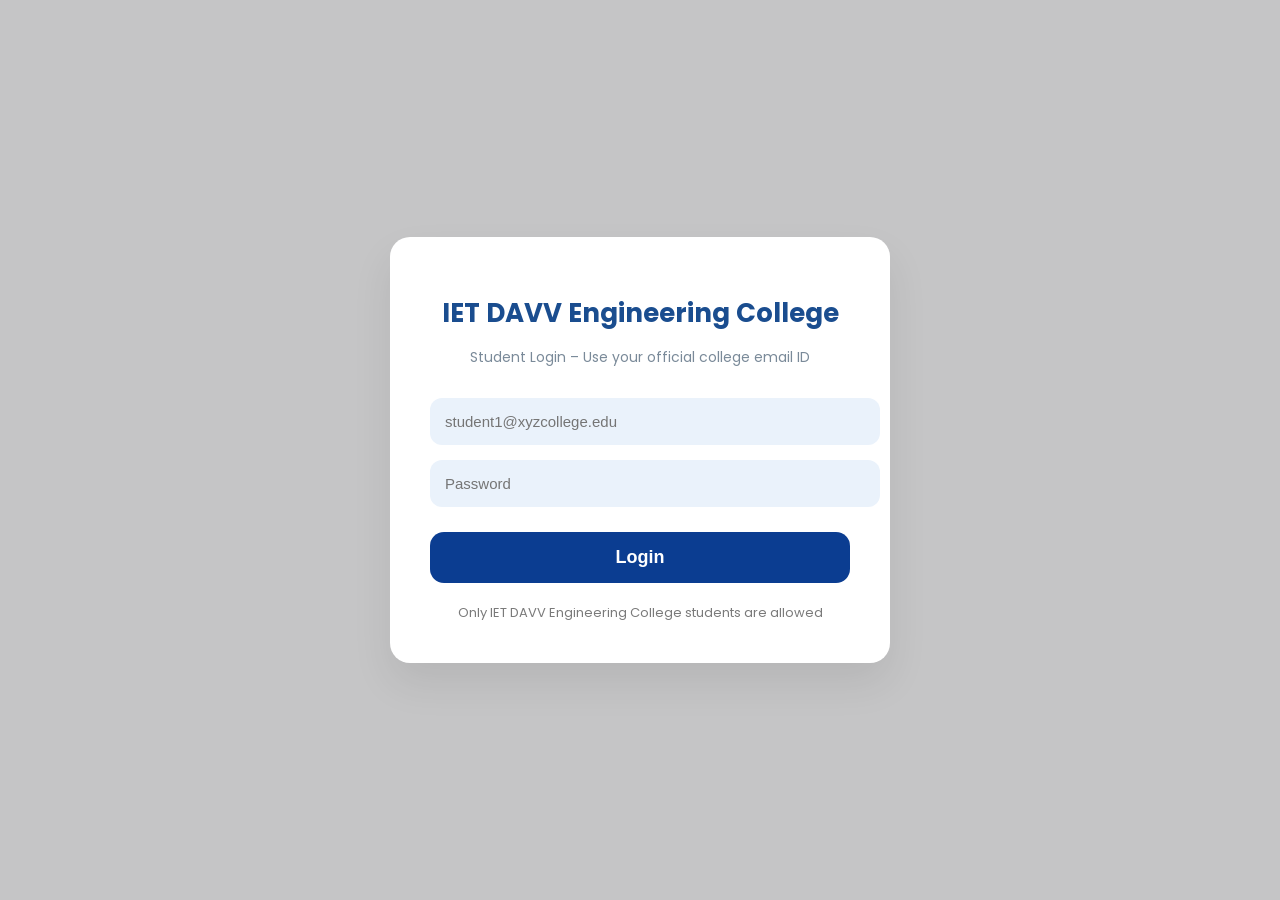
<file: index.html>
<!DOCTYPE html>
<html lang="en">
<head>
    <meta charset="UTF-8">
    <title>IET DAVV Engineering College - Login</title>
    <meta name="viewport" content="width=device-width, initial-scale=1.0">

    <!-- Google Font -->
    <link href="https://fonts.googleapis.com/css2?family=Poppins:wght@300;400;600;700&display=swap" rel="stylesheet">

    <style>
        body {
            margin: 0;
            height: 100vh;
            font-family: 'Poppins', sans-serif;
            background: #c5c5c6;
            display: flex;
            justify-content: center;
            align-items: center;
        }

        .login-box {
            background: #ffffff;
            width: 420px;
            padding: 40px;
            border-radius: 20px;
            box-shadow: 0 20px 40px rgba(0,0,0,0.08);
            text-align: center;
        }

        .login-box h1 {
            margin-bottom: 5px;
            color: #1a4d8f;
            font-size: 26px;
        }

        .login-box p {
            color: #7a8a99;
            margin-bottom: 30px;
            font-size: 14px;
        }

        .input-box {
            width: 100%;
            margin-bottom: 15px;
        }

        .input-box input {
            width: 100%;
            padding: 15px;
            border-radius: 12px;
            border: none;
            outline: none;
            background: #eaf2fb;
            font-size: 15px;
        }

        .login-btn {
            width: 100%;
            padding: 15px;
            border: none;
            border-radius: 14px;
            background: #0b3d91;
            color: white;
            font-size: 18px;
            font-weight: 600;
            cursor: pointer;
            margin-top: 10px;
        }

        .login-btn:hover {
            background: #092f70;
        }

        .note {
            margin-top: 20px;
            font-size: 13px;
            color: #7a7a7a;
        }
    </style>
</head>
<body>

    <div class="login-box">
        <h1>IET DAVV Engineering College</h1>
        <p>Student Login – Use your official college email ID</p>

        <div class="input-box">
            <input type="email" placeholder="student1@xyzcollege.edu">
        </div>

        <div class="input-box">
            <input type="password" placeholder="Password">
        </div>

        <button class="login-btn" onclick="location.href='home.html'">
          Login
        </button>


        <div class="note">
            Only IET DAVV Engineering College students are allowed
        </div>
    </div>

</body>
</html>
</file>
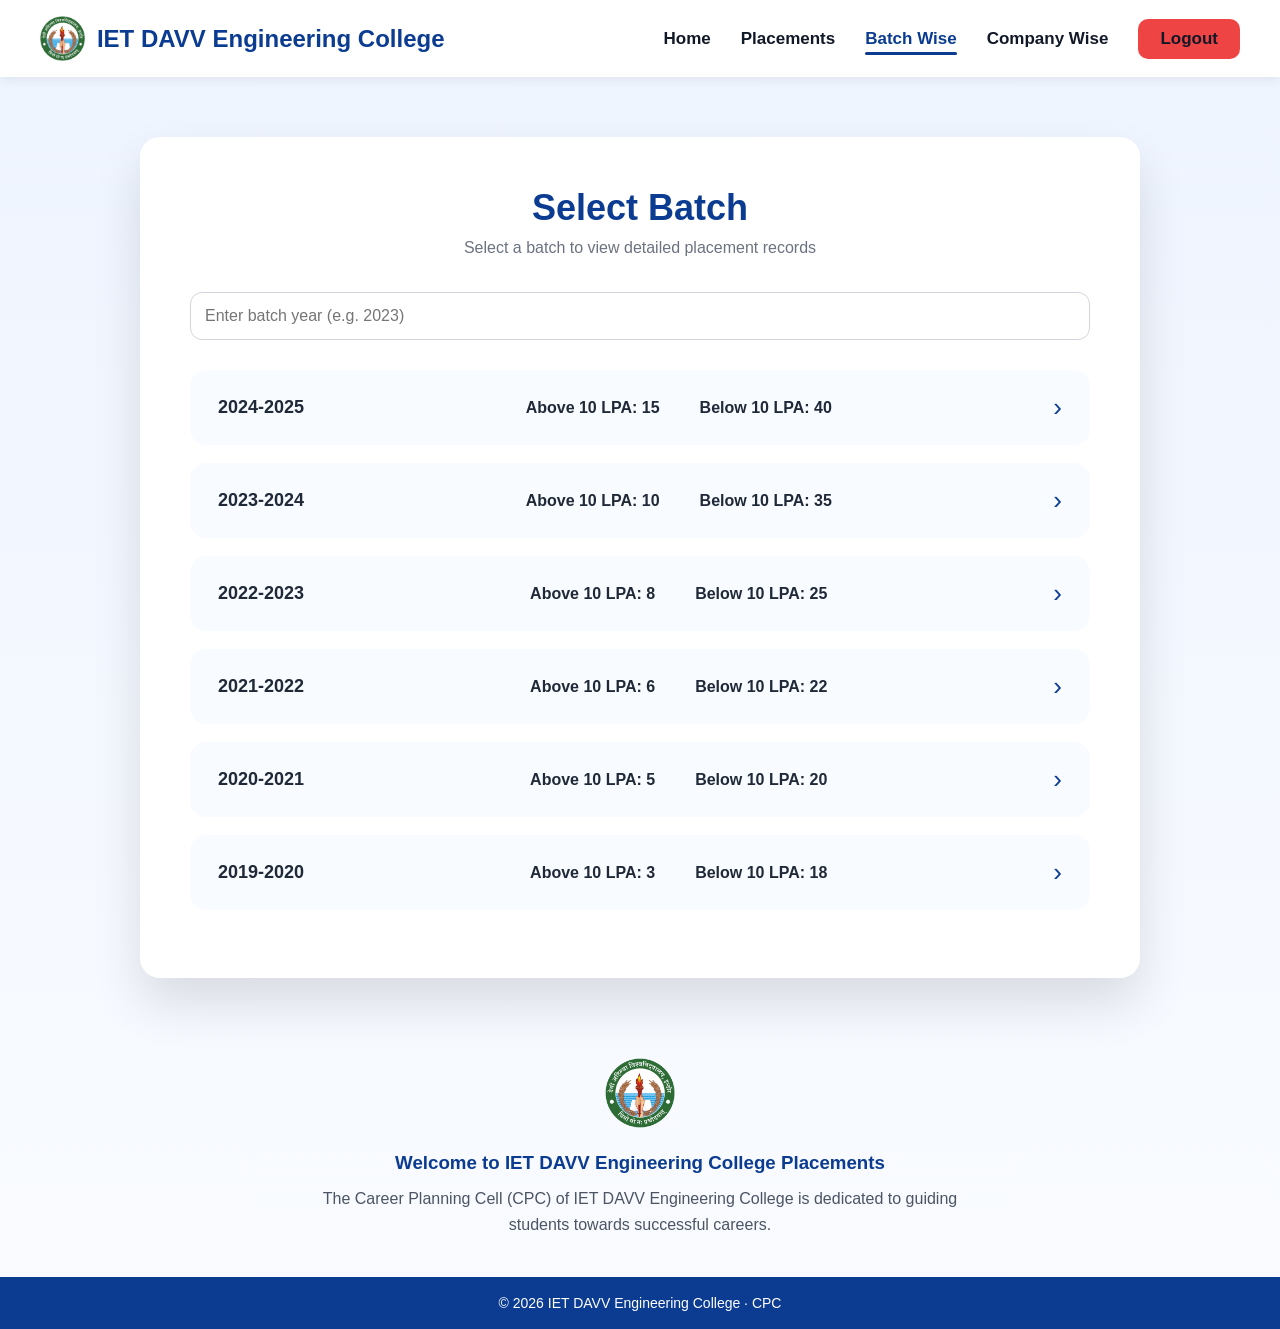
<file: batch-wise.html>
<!DOCTYPE html>
<html lang="en">
<head>
<meta charset="UTF-8">
<title>Batch Wise Placements | IET DAVV</title>

<style>
/* ===== RESET ===== */
* {
    margin: 0;
    padding: 0;
    box-sizing: border-box;
    font-family: "Segoe UI", sans-serif;
}

/* ===== BODY ===== */
body {
    background: linear-gradient(to bottom, #eef4ff, #f9fbff);
    color: #1f2937;
}

/* ===== NAVBAR ===== */
.navbar {
    background: white;
    padding: 16px 40px;
    display: flex;
    align-items: center;
    justify-content: space-between;
    box-shadow: 0 2px 12px rgba(0,0,0,0.08);
}

.logo {
    display: flex;
    align-items: center;
    gap: 12px;
}

.logo img {
    height: 45px;
}

.logo h2 {
    color: #0b3c91;
    font-weight: 700;
}

.nav-links {
    display: flex;
    align-items: center;
    gap: 30px;
}

.nav-links a {
    text-decoration: none;
    font-size: 17px;
    font-weight: 600;
    color: #111827;
    position: relative;
}

.nav-links a:hover,
.nav-links a.active {
    color: #0b3c91;
}

.nav-links a.active::after,
.nav-links a:hover::after {
    content: "";
    position: absolute;
    width: 100%;
    height: 3px;
    background: #0b3c91;
    bottom: -6px;
    left: 0;
    border-radius: 5px;
}

/* LOGOUT */
.logout {
    background: #ef4444;
    color: white;
    padding: 10px 22px;
    border-radius: 10px;
    font-weight: bold;
    transition: 0.3s;
}

.logout:hover {
    background: #dc2626;
    transform: scale(1.05);
}

/* ===== MAIN CARD ===== */
.container {
    max-width: 1000px;
    margin: 60px auto;
    background: white;
    padding: 50px;
    border-radius: 20px;
    box-shadow: 0 25px 50px rgba(0,0,0,0.12);
}

.container h1 {
    text-align: center;
    font-size: 36px;
    color: #0b3c91;
    margin-bottom: 10px;
}

.subtitle {
    text-align: center;
    color: #6b7280;
    margin-bottom: 35px;
}

/* SEARCH */
.search-box {
    width: 100%;
    padding: 14px;
    border-radius: 12px;
    border: 1px solid #d1d5db;
    font-size: 16px;
    margin-bottom: 30px;
}

/* ===== BATCH LIST ===== */
.batch {
    display: flex;
    align-items: center;
    justify-content: space-between;
    background: #f8fbff;
    padding: 22px 28px;
    border-radius: 16px;
    margin-bottom: 18px;
    transition: 0.3s;
}

.batch:hover {
    background: #eef4ff;
    transform: translateY(-3px);
    box-shadow: 0 10px 25px rgba(0,0,0,0.1);
}

.year {
    font-weight: 700;
    font-size: 18px;
}

.stats {
    display: flex;
    gap: 40px;
    font-weight: 600;
}

.arrow {
    font-size: 26px;
    color: #0b3c91;
}

/* ===== FOOTER INFO ===== */
.info {
    margin-top: 80px;
    text-align: center;
}

.info img {
    height: 70px;
    margin-bottom: 20px;
}

.info h3 {
    color: #0b3c91;
    margin-bottom: 12px;
}

.info p {
    max-width: 650px;
    margin: auto;
    color: #4b5563;
    line-height: 1.6;
}

.footer {
    margin-top: 40px;
    background: #0b3c91;
    color: white;
    text-align: center;
    padding: 18px;
    font-size: 14px;
}
</style>
</head>

<body>

<!-- NAVBAR -->
<div class="navbar">
    <div class="logo">
        <img src="../images/logo.png" alt="IET DAVV">
        <h2>IET DAVV Engineering College</h2>
    </div>

    <div class="nav-links">
        <a href="home.html">Home</a>
        <a href="placements.html">Placements</a>
        <a href="batch-wise.html" class="active">Batch Wise</a>
        
        </a>

        <a href="company-wise.html">Company Wise</a>
        <a href="index.html" class="logout">Logout</a>
    </div>
</div>

<!-- MAIN -->
<div class="container">
    <h1>Select Batch</h1>
    <p class="subtitle">Select a batch to view detailed placement records</p>

    <input type="text" class="search-box" placeholder="Enter batch year (e.g. 2023)">

    <div class="batch">
        <div class="year">2024-2025</div>
        <div class="stats">
            <span>Above 10 LPA: 15</span>
            <span>Below 10 LPA: 40</span>
        </div>
        <div class="arrow">›</div>
    </div>

    <div class="batch">
        <div class="year">2023-2024</div>
        <div class="stats">
            <span>Above 10 LPA: 10</span>
            <span>Below 10 LPA: 35</span>
        </div>
        <div class="arrow">›</div>
    </div>

    <div class="batch">
        <div class="year">2022-2023</div>
        <div class="stats">
            <span>Above 10 LPA: 8</span>
            <span>Below 10 LPA: 25</span>
        </div>
        <div class="arrow">›</div>
    </div>

    <div class="batch">
        <div class="year">2021-2022</div>
        <div class="stats">
            <span>Above 10 LPA: 6</span>
            <span>Below 10 LPA: 22</span>
        </div>
        <div class="arrow">›</div>
    </div>

    <div class="batch">
        <div class="year">2020-2021</div>
        <div class="stats">
            <span>Above 10 LPA: 5</span>
            <span>Below 10 LPA: 20</span>
        </div>
        <div class="arrow">›</div>
    </div>

    <div class="batch">
        <div class="year">2019-2020</div>
        <div class="stats">
            <span>Above 10 LPA: 3</span>
            <span>Below 10 LPA: 18</span>
        </div>
        <div class="arrow">›</div>
    </div>
</div>

<!-- INFO -->
<div class="info">
    <img src="../images/logo.png">
    <h3>Welcome to IET DAVV Engineering College Placements</h3>
    <p>
        The Career Planning Cell (CPC) of IET DAVV Engineering College is
        dedicated to guiding students towards successful careers.
    </p>
</div>

<div class="footer">
    © 2026 IET DAVV Engineering College · CPC
</div>

</body>
</html>
</file>
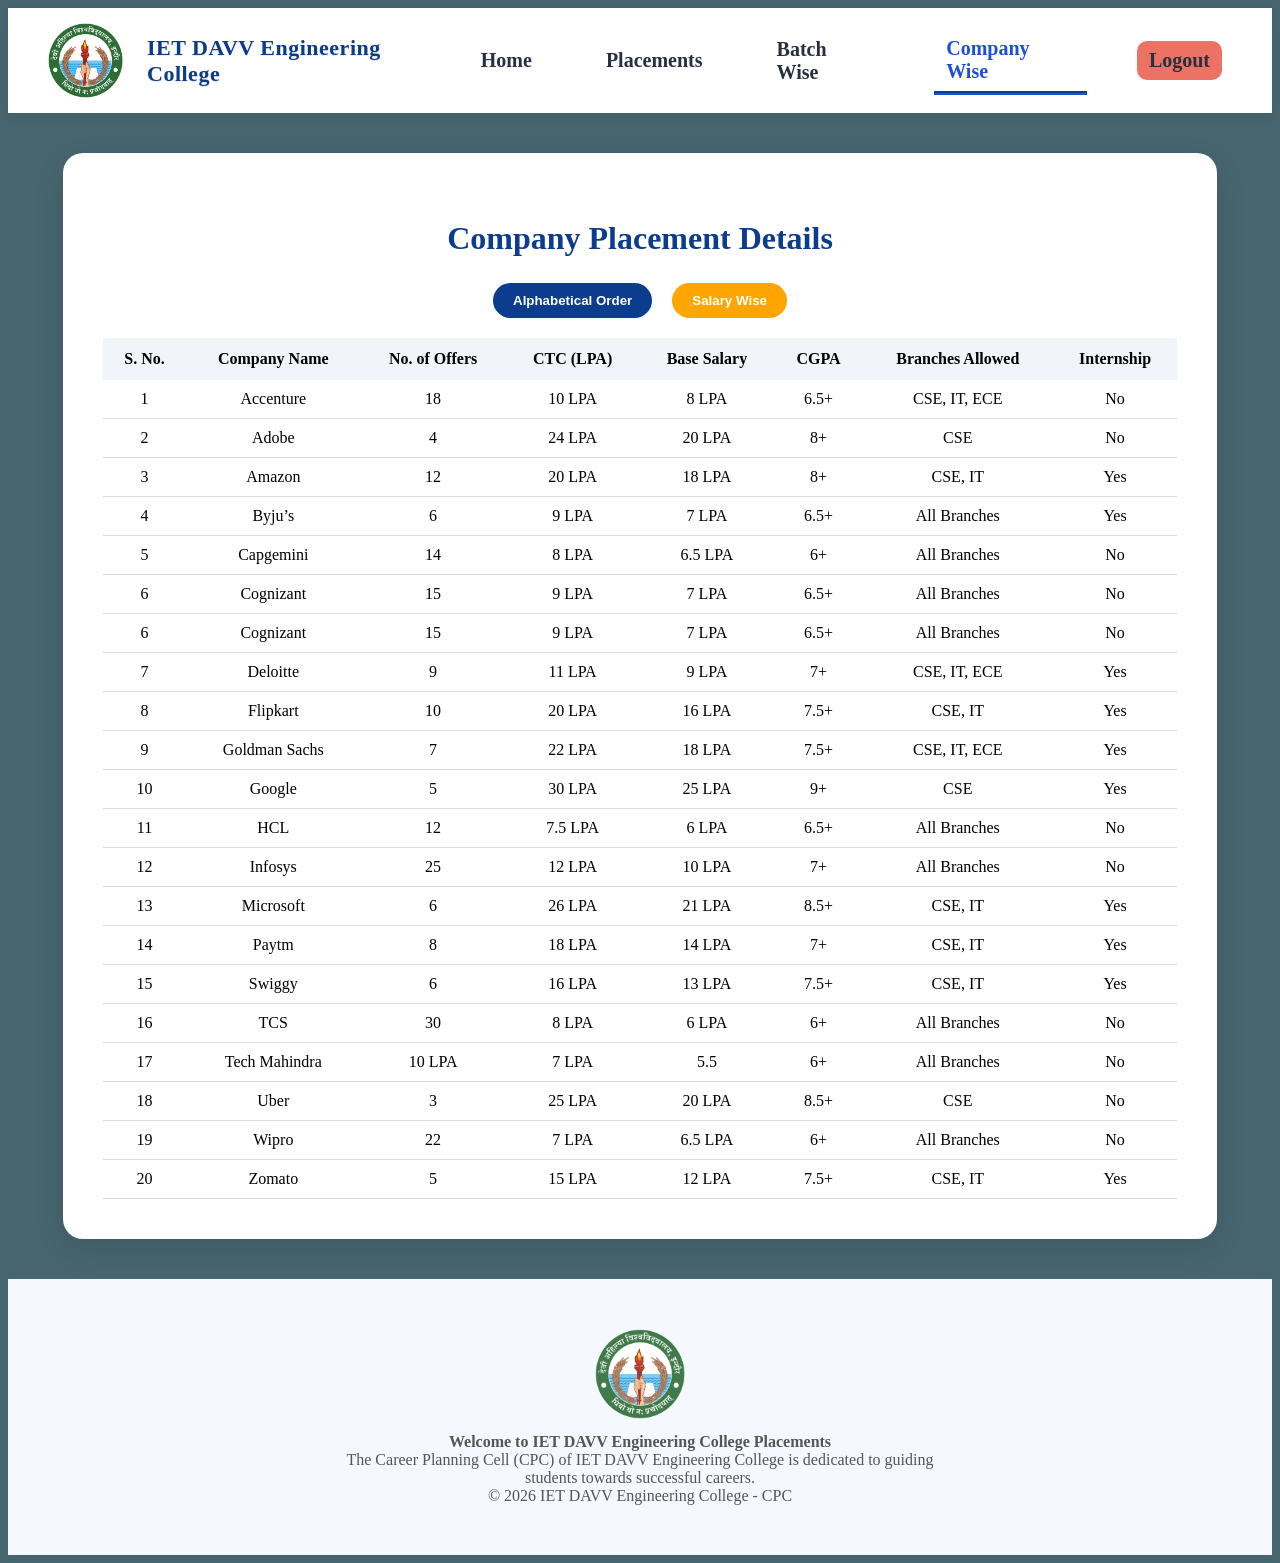
<file: company-wise.html>
<!DOCTYPE html>
<html lang="en">
<head>
    <meta charset="UTF-8">
    <title>IET DAVV | Company Wise Placements</title>
    <link rel="stylesheet" href="../style.css">
</head>
<body>

<!-- NAVBAR -->
<header class="navbar">
    <div class="nav-left">
        <img src="../images/logo.png" class="logo">
        <span class="college-name">IET DAVV Engineering College</span>
    </div>

    <nav class="nav-links">
        <a href="home.html" class="nav-link">Home</a>
        <a href="placements.html" class="nav-link">Placements</a>
        <a href="batch-wise.html" class="nav-link">Batch Wise</a>
        <a href="company-wise.html" class="nav-link active">Company Wise</a>
        <a href="index.html" class="logout-btn">Logout</a>
    </nav>
</header>

      <!-- MAIN CONTENT -->
<section class="placement-container">
    <h1 class="placement-title">Company Placement Details</h1>

    <div class="filter-buttons">
    <button class="filter-btn active" onclick="sortAlphabetical()">Alphabetical Order</button>
    <button class="filter-btn salary" onclick="sortSalary()">Salary Wise</button>
    </div>


    <div class="table-container">
        <table id="companyTable">
            <thead>
                <tr>
                    <th>S. No.</th>
                    <th>Company Name</th>
                    <th>No. of Offers</th>
                    <th>CTC (LPA)</th>
                    <th>Base Salary</th>
                    <th>CGPA</th>
                    <th>Branches Allowed</th>
                    <th>Internship</th>
                </tr>
            </thead>
            <tbody>
                <tr><td>1</td><td>Accenture</td><td>18</td><td>10 LPA</td><td>8 LPA</td><td>6.5+</td><td>CSE, IT, ECE</td><td>No</td></tr>
                <tr><td>2</td><td>Adobe</td><td>4</td><td>24 LPA</td><td>20 LPA</td><td>8+</td><td>CSE</td><td>No</td></tr>
                <tr><td>3</td><td>Amazon</td><td>12</td><td>20 LPA</td><td>18 LPA</td><td>8+</td><td>CSE, IT</td><td>Yes</td></tr>
                <tr><td>4</td><td>Byju’s</td><td>6</td><td>9 LPA</td><td>7 LPA</td><td>6.5+</td><td>All Branches</td><td>Yes</td></tr>
                <tr><td>5</td><td>Capgemini</td><td>14</td><td>8 LPA</td><td>6.5 LPA</td><td>6+</td><td>All Branches</td><td>No</td></tr>
                <tr><td>6</td><td>Cognizant</td><td>15</td><td>9 LPA</td><td>7 LPA</td><td>6.5+</td><td>All Branches</td><td>No</td></tr>
                <tr><td>6</td><td>Cognizant</td><td>15</td><td>9 LPA</td><td>7 LPA</td><td>6.5+</td><td>All Branches</td><td>No</td></tr>
                <tr><td>7</td><td>Deloitte</td><td>9</td><td>11 LPA</td><td>9 LPA</td><td>7+</td><td>CSE, IT, ECE</td><td>Yes</td></tr>
                <tr><td>8</td><td>Flipkart</td><td>10</td><td>20 LPA</td><td>16 LPA</td><td>7.5+</td><td>CSE, IT</td><td>Yes</td></tr>
                <tr><td>9</td><td>Goldman Sachs</td><td>7</td><td>22 LPA</td><td>18 LPA</td><td>7.5+</td><td>CSE, IT, ECE</td><td>Yes</td></tr>
                <tr><td>10</td><td>Google</td><td>5</td><td>30 LPA</td><td>25 LPA</td><td>9+</td><td>CSE</td><td>Yes</td></tr>
                <tr><td>11</td><td>HCL</td><td>12</td><td>7.5 LPA</td><td>6 LPA</td><td>6.5+</td><td>All Branches</td><td>No</td></tr>
                <tr><td>12</td><td>Infosys</td><td>25</td><td>12 LPA</td><td>10 LPA</td><td>7+</td><td>All Branches</td><td>No</td></tr>
                <tr><td>13</td><td>Microsoft</td><td>6</td><td>26 LPA</td><td>21 LPA</td><td>8.5+</td><td>CSE, IT</td><td>Yes</td></tr>
                <tr><td>14</td><td>Paytm</td><td>8</td><td>18 LPA</td><td>14 LPA</td><td>7+</td><td>CSE, IT</td><td>Yes</td></tr>
                <tr><td>15</td><td>Swiggy</td><td>6</td><td>16 LPA</td><td>13 LPA</td><td>7.5+</td><td>CSE, IT</td><td>Yes</td></tr>
                <tr><td>16</td><td>TCS</td><td>30</td><td>8 LPA</td><td>6 LPA</td><td>6+</td><td>All Branches</td><td>No</td></tr>
                <tr><td>17</td><td>Tech Mahindra</td><td>10 LPA</td><td>7 LPA</td><td>5.5</td><td>6+</td><td>All Branches</td><td>No</td></tr>
                <tr><td>18</td><td>Uber</td><td>3</td><td>25 LPA</td><td>20 LPA</td><td>8.5+</td><td>CSE</td><td>No</td></tr>
                <tr><td>19</td><td>Wipro</td><td>22</td><td>7 LPA</td><td>6.5 LPA</td><td>6+</td><td>All Branches</td><td>No</td></tr>
                <tr><td>20</td><td>Zomato</td><td>5</td><td>15 LPA</td><td>12 LPA</td><td>7.5+</td><td>CSE, IT</td><td>Yes</td></tr>
                <!-- You can continue adding rows -->
            </tbody>
        </table>
    </div>
</section>

<!-- FOOTER -->
<footer class="footer">
    <img src="../images/logo.png" class="footer-logo">
    <p><strong>Welcome to IET DAVV Engineering College Placements</strong></p>
    <p>The Career Planning Cell (CPC) of IET DAVV Engineering College is dedicated to guiding students towards successful careers.</p>
    <p>© 2026 IET DAVV Engineering College - CPC</p>
</footer>

</body>
<script>
function sortAlphabetical() {
    const table = document.getElementById("companyTable");
    const tbody = table.tBodies[0];
    const rows = Array.from(tbody.rows);

    rows.sort((a, b) => {
        const nameA = a.cells[1].innerText.toLowerCase();
        const nameB = b.cells[1].innerText.toLowerCase();
        return nameA.localeCompare(nameB);
    });

    tbody.innerHTML = "";
    rows.forEach(row => tbody.appendChild(row));
}

function sortSalary() {
    const table = document.getElementById("companyTable");
    const tbody = table.tBodies[0];
    const rows = Array.from(tbody.rows);

    rows.sort((a, b) => {
        const salaryA = parseFloat(a.cells[4].innerText);
        const salaryB = parseFloat(b.cells[4].innerText);
        return salaryA - salaryB;
    });

    tbody.innerHTML = "";
    rows.forEach(row => tbody.appendChild(row));
}
</script>



</body>
</file>
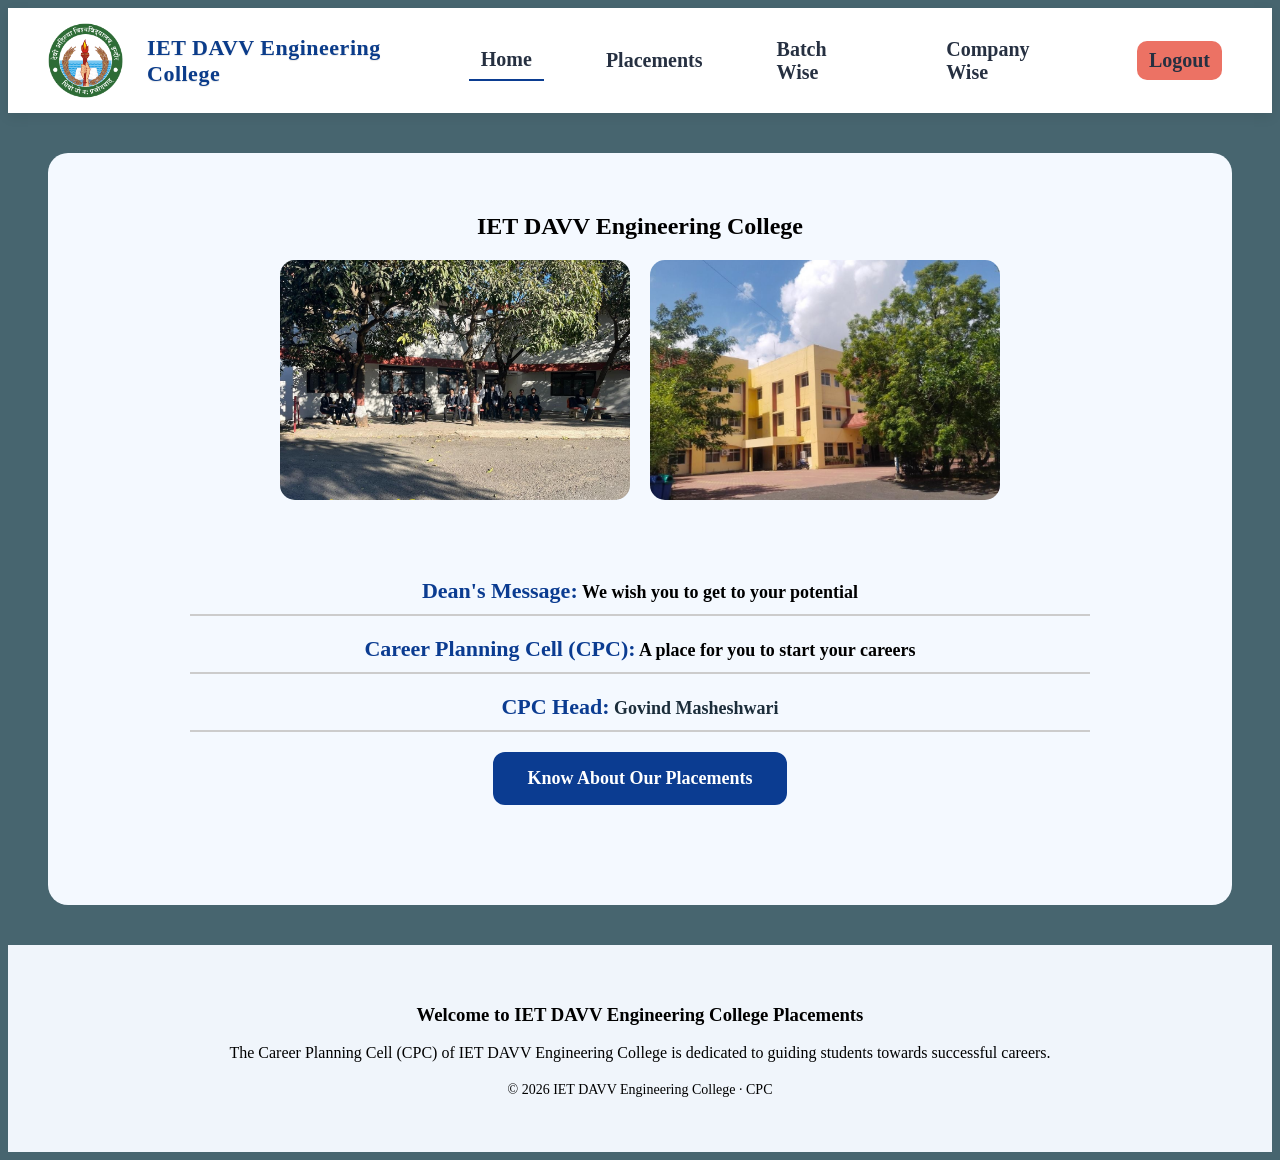
<file: home.html>
<!DOCTYPE html>
<html lang="en">
<head>
    <meta charset="UTF-8">
    <title>IET DAVV | Home</title>
    <link rel="stylesheet" href="../style.css">
</head>
<body>
<!-- ===== NAVBAR ===== -->
<header class="navbar">
    <div class="nav-left">
        <img src="../images/logo.png" class="logo" alt="IET DAVV Logo">

        <span>IET DAVV Engineering College</span>
    </div>

    <nav class="nav-links">
        <a class="active" href="#">Home</a>
        <a href="#">Placements</a>
        <a href="#">Batch Wise</a>
        <a href="#">Company Wise</a>
        <a href="index.html" class="logout-btn">Logout</a>
        

    </nav>
</header>

<!-- ===== MAIN SECTION ===== -->
<section class="main-box">
    <h1>IET DAVV Engineering College</h1>

    <div class="image-row">
        <img src="../images/campus1.jpg" alt="campus 1">

        <img src="../images/campus2.jpg" alt="campus 2">
    </div>

    <div class="info-section">
  <p class="dean-text">
    <strong>Dean's Message:</strong> We wish you to get to your potential
  </p>

  <p class="cpc-text">
    <strong>Career Planning Cell (CPC):</strong> A place for you to start your careers
  </p>

  <p class="cpc-head">
    <strong>CPC Head:</strong> Govind Masheshwari 
  </p>
  
  <div class="btn-center">
    <a href="placements.html" class="placements-btn">
        Know About Our Placements
    </a>

    </button>
  </div>

</div>

   
</section>

<!-- ===== FOOTER ===== -->
<footer>
    <h3>Welcome to IET DAVV Engineering College Placements</h3>
    <p>
        The Career Planning Cell (CPC) of IET DAVV Engineering College is dedicated
        to guiding students towards successful careers.
    </p>
    <p class="copyright">
        © 2026 IET DAVV Engineering College · CPC
    </p>
</footer>


</body>
</html>
</file>
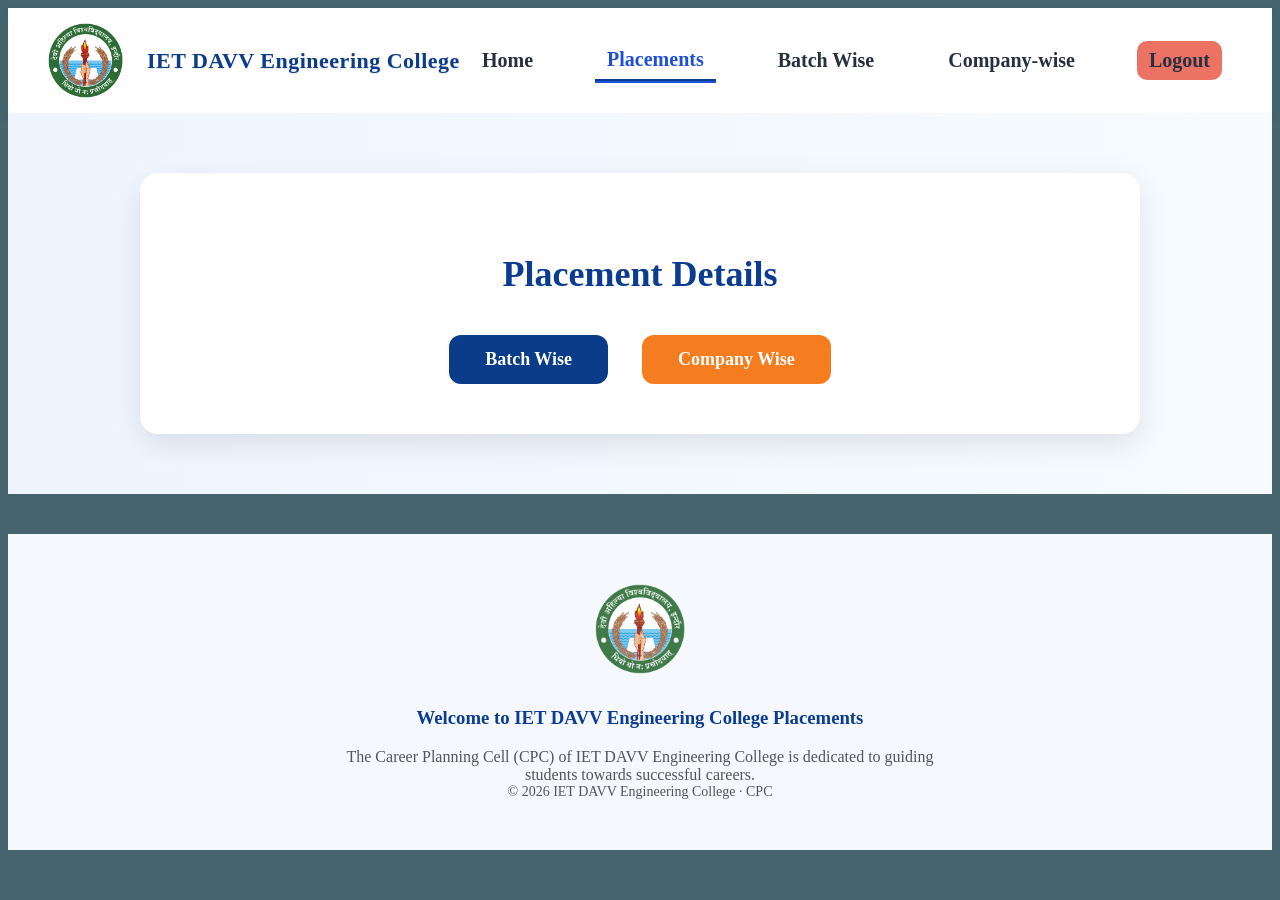
<file: placements.html>
<!DOCTYPE html>
<html lang="en">
<head>
  <meta charset="UTF-8">
  <title>IET DAVV | Placements</title>
  <link rel="stylesheet" href="../style.css">
</head>
<body>

  <!-- NAVBAR -->
  <header class="navbar">
    <div class="nav-left">
      <img src="../images/logo.png" class="logo" alt="Logo">
      <span class="college-name">IET DAVV Engineering College</span>
    </div>

<nav class="nav-links">
  <a href="home.html" class="nav-link">Home</a>

  <a href="placements.html" class="nav-link active">Placements</a>
  <a href="batch-wise.html" class="nav-link">Batch Wise</a>
  <a href="company-wise.html" class="nav-link">Company-wise</a>

  <a href="index.html" class="logout-btn">Logout</a>

</nav>
  </header>

  <!-- PLACEMENTS CARD -->
  <section class="placement-section">
    <div class="placement-card">

      <h1>Placement Details</h1>

      <div class="placement-actions">
        <a href="batch-wise.html" class="batch-btn">Batch Wise</a>
        <a href="company-wise.html" class="company-btn">Company Wise</a>
        
      </div>

    </div>
  </section>

  <!-- FOOTER -->
  <footer class="footer">
    <img src="../images/logo.png" class="footer-logo">
    <h3>Welcome to IET DAVV Engineering College Placements</h3>
    <p>
      The Career Planning Cell (CPC) of IET DAVV Engineering College is dedicated
      to guiding students towards successful careers.
    </p>
    <p class="copyright">
      © 2026 IET DAVV Engineering College · CPC
    </p>
  </footer>

</body>
</html>
</file>
<file: style.css>
body {
    background: rgb(71, 101, 111);
}/
body {
    margin: 0;
    font-family: Arial, sans-serif;
    background: #eef6fb;
}

/* NAVBAR */
.navbar {
    display: flex;
    justify-content: space-between;
    align-items: center;
    padding: 15px 40px;
    background: #fff;
}

.nav-left {
    display: flex;
    align-items: center;
    gap: 12px;
    font-weight: bold;
    color: #0b3d91;
}

.logo {
    width: 75px;
    height: auto;
    margin-right: 12px;
}

.nav-links a {
    font-weight: 700;
    font-size: 20px;
    margin: 0 10px;
    text-decoration: none;
    color: #263041;
    padding: 8px 12px;
}

.nav-links .active {
    border-bottom: 2px solid #0b3d91;
}

.logout {
    background: rgb(172, 64, 64);
    color: #fff;
    border: none;
    padding: 8px 14px;
    border-radius: 6px;
    cursor: pointer;
}

/* MAIN BOX */
.main-box {
    background: #f4f9ff;
    margin: 40px;
    padding: 40px;
    border-radius: 20px;
    text-align: center;
}

.image-row {
    display: flex;
    justify-content: center;
    gap: 20px;
    margin: 20px 0;
}

.image-row img {
  width: 350px;
  height: 240px;
  object-fit: cover;
  border-radius: 15px;
  transition: transform 0.3s, box-shadow 0.3s;
}

.image-row img:hover {
  transform: scale(1.05);
  box-shadow: 0 10px 25px rgba(0,0,0,0.2);
}


.info {
  max-width: 900px;
  margin: 40px auto;
  background: #ffffff;
  padding: 25px 35px;
  border-radius: 15px;
  box-shadow: 0 8px 20px rgba(0,0,0,0.08);
}

.info p {
  font-size: 16px;
  line-height: 1.6;
}


.primary-btn {
    background: #0b3d91;
    color: #fff;
    padding: 14px 28px;
    border: none;
    border-radius: 10px;
    font-size: 16px;
    cursor: pointer;
}

/* FOOTER */
footer {
    text-align: center;
    padding: 40px;
    background: #f0f5fb;
    margin-top: 40px;
}
.nav-left span {
    font-weight: 800;        /* extra bold */
    font-size: 22px;         /* bigger text */
    color: #0b3c8a;
    letter-spacing: 0.5px;
}
.nav-left span {
    text-shadow: 0 1px 1px rgba(0,0,0,0.1);
}
.know-btn {
    padding: 16px 32px;      /* makes button bigger */
    font-size: 30px;         /* bigger text */
    font-weight: 700;
    background-color: #091d3d;
    color: #fff;
    border: none;
    border-radius: 10px;
    cursor: pointer;
}
header {
  background: #ffffff;
  padding: 15px 40px;
  display: flex;
  align-items: center;
  justify-content: space-between;
  box-shadow: 0 4px 12px rgba(0,0,0,0.08);
}

.logo img {
  height: 80px;
}

.logo-text {
  font-size: 24px;
  font-weight: 800;
  color: #0b3c8a;
}
.placement-btn {
  padding: 16px 40px;
  font-size: 18px;
  font-weight: 700;
  border-radius: 30px;
  background: linear-gradient(135deg, #0b3c8a, #1456c0);
  color: #fff;
  border: none;
  cursor: pointer;
  transition: transform 0.3s, box-shadow 0.3s;
}

.placement-btn:hover {
  transform: translateY(-3px);
  box-shadow: 0 12px 30px rgba(11,60,138,0.4);
}
.welcome {
  text-align: center;
  padding: 60px 20px;
}

.welcome h2 {
  font-size: 60px;
  font-weight: 800;
  color: #0b3c8a;
}

.welcome p {
  max-width: 800px;
  margin: auto;
  font-size: 17px;
  line-height: 1.7;
}

.logout-btn {
  padding: 14px 28px;      /* makes it bigger */
  font-size: 18px;         /* bigger text */
  font-weight: 700;
  border-radius: 10px;
  background-color: #b84545;
  color: #fff;
  border: none;
  cursor: pointer;
  transition: all 0.3s ease;
}

.logout-btn:hover {
  background-color: #9e3838;
  transform: scale(1.05);
}

nav {
  display: flex;
  align-items: center;
}

.info-section {
  max-width: 900px;
  margin: 40px auto;
  padding: 20px;
}

/* Dean message */
.dean {
  font-size: 20px;
  font-weight: 700;
  margin-bottom: 20px;
  color: #1b2d3a;
}

/* CPC section */
.cpc {
  font-size: 20px;
  font-weight: 700;
  margin-bottom: 15px;
  color: #1b2d3a;
}

/* CPC Head */
.cpc-head {
  font-size: 19px;
  font-weight: 700;
  color: #1b2d3a;
}

/* Make headings inside strong more powerful */
.info-section strong {
  font-size: 22px;
  font-weight: 800;
  color: #0b3c91;
}

.info-section {
  max-width: 900px;
  margin: 40px auto;
  padding: 20px;
}

/* Dean message */
.dean {
  font-size: 20px;
  font-weight: 700;
  margin-bottom: 20px;
  color: #1b2d3a;
}

/* CPC section */
.cpc {
  font-size: 20px;
  font-weight: 700;
  margin-bottom: 15px;
  color: #1b2d3a;
}

/* CPC Head */
.cpc-head {
  font-size: 19px;
  font-weight: 700;
  color: #1b2d3a;
}

/* Make headings inside strong more powerful */
.info-section strong {
  font-size: 22px;
  font-weight: 800;
  color: #0b3c91;
}

.placements-btn {
  padding: 16px 34px;
  font-size: 18px;
  font-weight: 700;
  border-radius: 12px;
  background-color: #0b3c91;
  color: #ffffff;
  border: none;
  cursor: pointer;
  text-decoration: none;
  display: inline-block;
  transition: all 0.3s ease;
}

/* Hover effect */
.placements-btn:hover {
  background-color: #062c6f;
  transform: translateY(-3px) scale(1.05);
  box-shadow: 0 10px 25px rgba(11, 60, 145, 0.35);
}

.placements-btn:hover {
  box-shadow: 0 0 0 6px rgba(11, 60, 145, 0.15);
}

.dean-text,
.cpc-text,
.cpc-head {
  border-bottom: 2px solid #999;
}

hr {
  width: 80%;
  margin: 20px auto;
  border: 1px solid #ccc;
}

.dean-text,
.cpc-text,
.cpc-head {
  font-size: 18px;
  font-weight: bold;
  padding-bottom: 10px;
  margin-bottom: 20px;
  border-bottom: 2px solid #ccc;
}

/* ===== PLACEMENTS PAGE ===== */

.placement-section {
  background: linear-gradient(to right, #eef5ff, #f7fbff);
  padding: 60px 20px;
}

.placement-card {
  background: white;
  max-width: 900px;
  margin: auto;
  padding: 50px;
  border-radius: 18px;
  text-align: center;
  box-shadow: 0 10px 30px rgba(0,0,0,0.1);
}

.placement-card h1 {
  font-size: 36px;
  color: #0b3c91;
  margin-bottom: 40px;
}

.placement-buttons {
  display: flex;
  justify-content: center;
  gap: 30px;
}

.batch-btn,
.company-btn {
  padding: 14px 35px;
  font-size: 18px;
  font-weight: bold;
  color: white;
  border-radius: 10px;
  text-decoration: none;
}

.batch-btn {
  background-color: #0b3c91;
}

.company-btn {
  background-color: #f57c1f;
}

.batch-btn:hover,
.company-btn:hover {
  transform: scale(1.05);
  transition: 0.3s;
}

/* FOOTER */
.footer {
  background: #f5f8ff;
  text-align: center;
  padding: 50px 20px;
}

.footer-logo {
  width: 70px;
  margin-bottom: 15px;
}

.footer h3 {
  color: #0b3c91;
  font-weight: bold;
}

.footer p {
  color: #555;
  max-width: 600px;
  margin: auto;
}

.copyright {
  margin-top: 20px;
  font-size: 14px;
}

.nav-links {
  display: flex;
  align-items: center;
  gap: 30px;
}

.nav-link {
  text-decoration: none;
  font-size: 17px;
  font-weight: 600;
  color: #222;
  padding: 6px 0;
  position: relative;
  transition: color 0.3s ease;
}

/* Hover underline animation */
.nav-link::after {
  content: "";
  position: absolute;
  left: 0;
  bottom: -4px;
  width: 0;
  height: 2px;
  background-color: #1e4fd7;
  transition: width 0.3s ease;
}

.nav-link:hover {
  color: #1e4fd7;
}

.nav-link:hover::after {
  width: 100%;
}

/* Active page (Placements) */
.nav-link.active {
  color: #1e4fd7;
  font-weight: 700;
}

.nav-link.active::after {
  width: 100%;
}

.logout-btn {
  margin-left: 20px;
  background-color: #e74c3c;
  color: #fff;
  font-size: 20px;
  font-weight: bold;
  padding: 10px 22px;
  border: none;
  border-radius: 12px;
  cursor: pointer;
  transition: all 0.3s ease;
}

/* Hover effect */
.logout-btn:hover {
  background-color: #c0392b;
  transform: scale(1.08);
}

.placement-actions {
    text-align: center;
    margin-top: 30px;
}

.batch-btn, .company-btn {
    display: inline-block;
    padding: 14px 36px;
    border-radius: 12px;
    font-size: 18px;
    font-weight: bold;
    text-decoration: none;
    color: white;
    margin: 0 15px;
    transition: transform 0.3s ease, box-shadow 0.3s ease;
}

/* Blue Batch Wise */
.batch-btn {
    background-color: #0b3c8a;
}

/* Orange Company Wise */
.company-btn {
    background-color: #f57c1f;
}

/* Hover Effect */
.batch-btn:hover,
.company-btn:hover {
    transform: translateY(-3px);
    box-shadow: 0 8px 20px rgba(0,0,0,0.2);
}

.logout-btn {
    background-color: #ec7264;
    color: white;
    padding: 10px 22px;
    border-radius: 10px;
    font-size: 20px;
    font-weight: bold;
    text-decoration: none;
    transition: background-color 0.3s ease, transform 0.2s ease;
}

/* Hover effect */
.logout-btn:hover {
    background-color: #c84b3d;
    transform: scale(1.05);
}

.placement-container {
    background: white;
    padding: 40px;
    margin: 40px auto;
    width: 85%;
    border-radius: 20px;
    box-shadow: 0 10px 30px rgba(0,0,0,0.1);
}

.placement-title {
    text-align: center;
    color: #0b3c8d;
    font-size: 32px;
    font-weight: bold;
}

.filter-buttons {
    text-align: center;
    margin: 20px 0;
}

.filter-btn {
    padding: 10px 20px;
    border-radius: 20px;
    border: none;
    margin: 0 8px;
    font-weight: bold;
    cursor: pointer;
    background: #0b3c8d;
    color: white;
}

.filter-btn.salary {
    background: orange;
}

.table-container table {
    width: 100%;
    border-collapse: collapse;
}

table th {
    background: #f1f5f9;
    padding: 12px;
}

table td {
    padding: 10px;
    text-align: center;
    border-bottom: 1px solid #ddd;
}

.footer-logo {
    width: 90px;        /* adjust size */
    height: auto;       /* keeps proportions */
    margin-bottom: 10px;
    opacity: 0.9;
}

.back-btn {
    background: linear-gradient(135deg, #0b3c8a, #1565c0);
    color: white;
    border: none;
    padding: 10px 22px;
    border-radius: 10px;
    font-size: 14px;
    font-weight: bold;
    cursor: pointer;
    transition: all 0.3s ease;
    margin: 15px;
}

.back-btn:hover {
    transform: translateX(-4px);
    box-shadow: 0 8px 20px rgba(0, 0, 0, 0.25);
}
</file>
